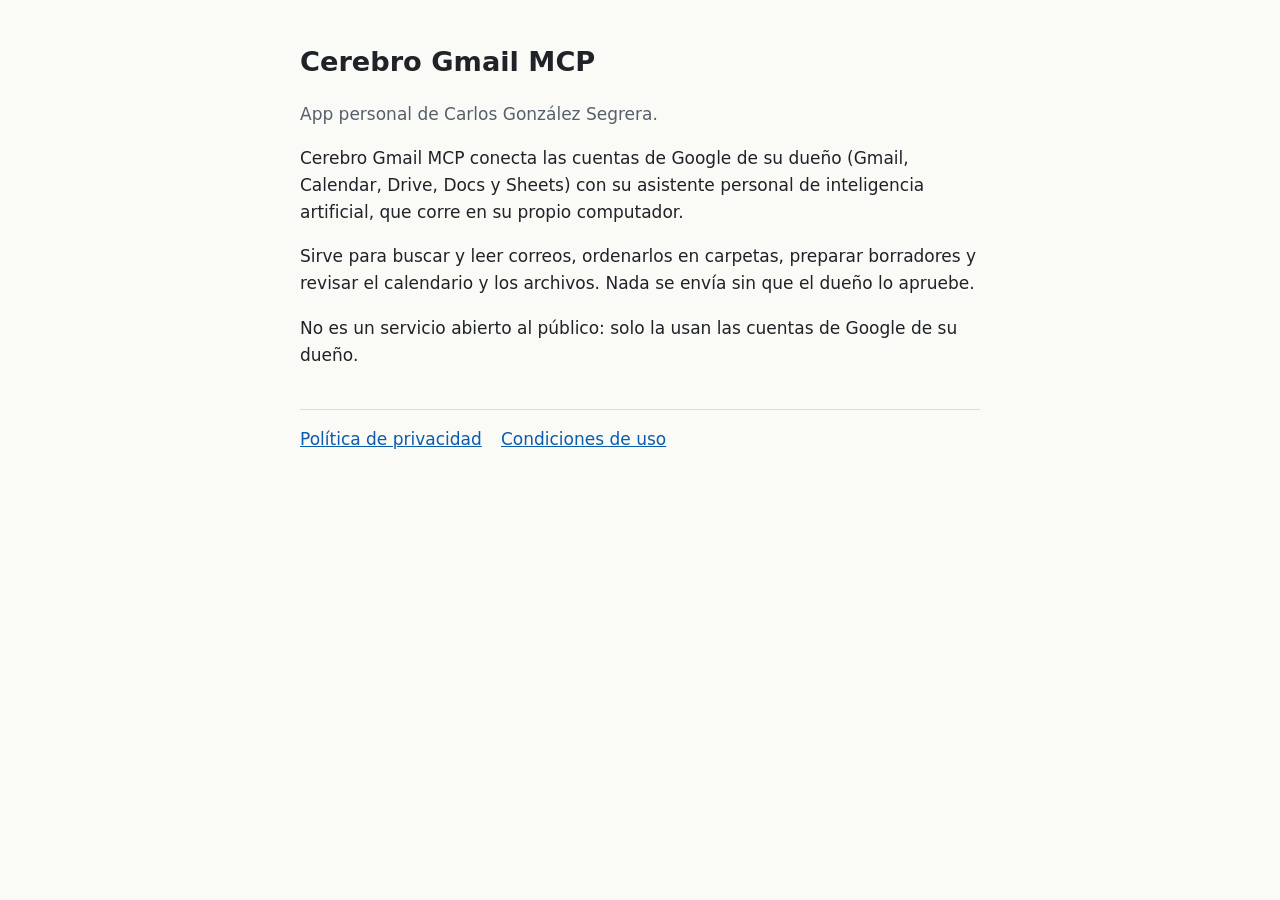
<file: index.html>
<!doctype html>
<html lang="es"><head><meta charset="utf-8"><meta name="viewport" content="width=device-width,initial-scale=1">
<title>Cerebro Gmail MCP</title><link rel="stylesheet" href="estilo.css"></head>
<body><main>
<h1>Cerebro Gmail MCP</h1>
<p class="nota">App personal de Carlos González Segrera.</p>
<p>Cerebro Gmail MCP conecta las cuentas de Google de su dueño (Gmail, Calendar, Drive, Docs y Sheets) con su asistente personal de inteligencia artificial, que corre en su propio computador.</p>
<p>Sirve para buscar y leer correos, ordenarlos en carpetas, preparar borradores y revisar el calendario y los archivos. Nada se envía sin que el dueño lo apruebe.</p>
<p>No es un servicio abierto al público: solo la usan las cuentas de Google de su dueño.</p>
<nav><a href="privacidad.html">Política de privacidad</a><a href="condiciones.html">Condiciones de uso</a></nav>
</main></body></html>
</file>
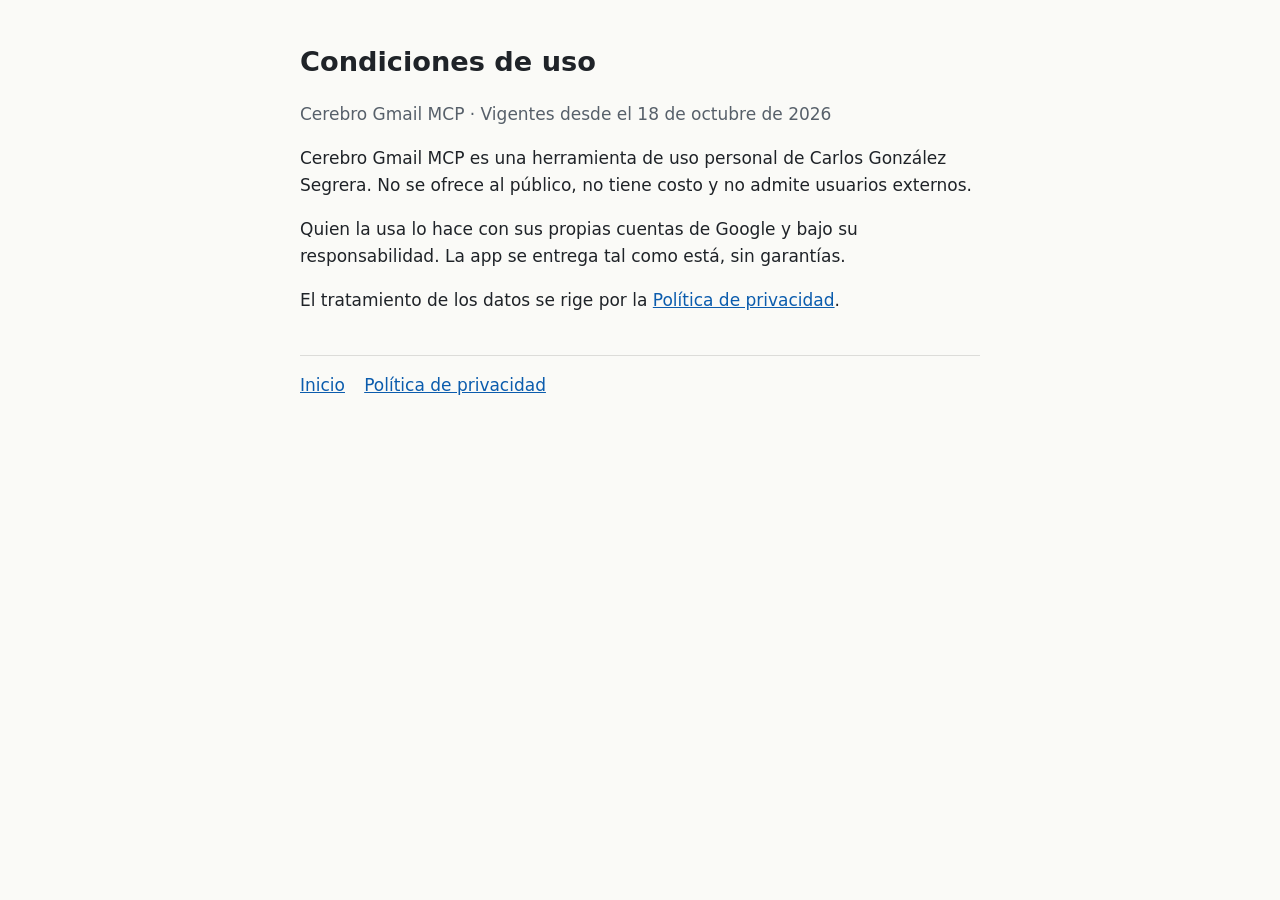
<file: condiciones.html>
<!doctype html>
<html lang="es"><head><meta charset="utf-8"><meta name="viewport" content="width=device-width,initial-scale=1">
<title>Condiciones de uso</title><link rel="stylesheet" href="estilo.css"></head>
<body><main>
<h1>Condiciones de uso</h1>
<p class="nota">Cerebro Gmail MCP · Vigentes desde el 18 de octubre de 2026</p>
<p>Cerebro Gmail MCP es una herramienta de uso personal de Carlos González Segrera. No se ofrece al público, no tiene costo y no admite usuarios externos.</p>
<p>Quien la usa lo hace con sus propias cuentas de Google y bajo su responsabilidad. La app se entrega tal como está, sin garantías.</p>
<p>El tratamiento de los datos se rige por la <a href="privacidad.html">Política de privacidad</a>.</p>
<nav><a href="index.html">Inicio</a><a href="privacidad.html">Política de privacidad</a></nav>
</main></body></html>
</file>
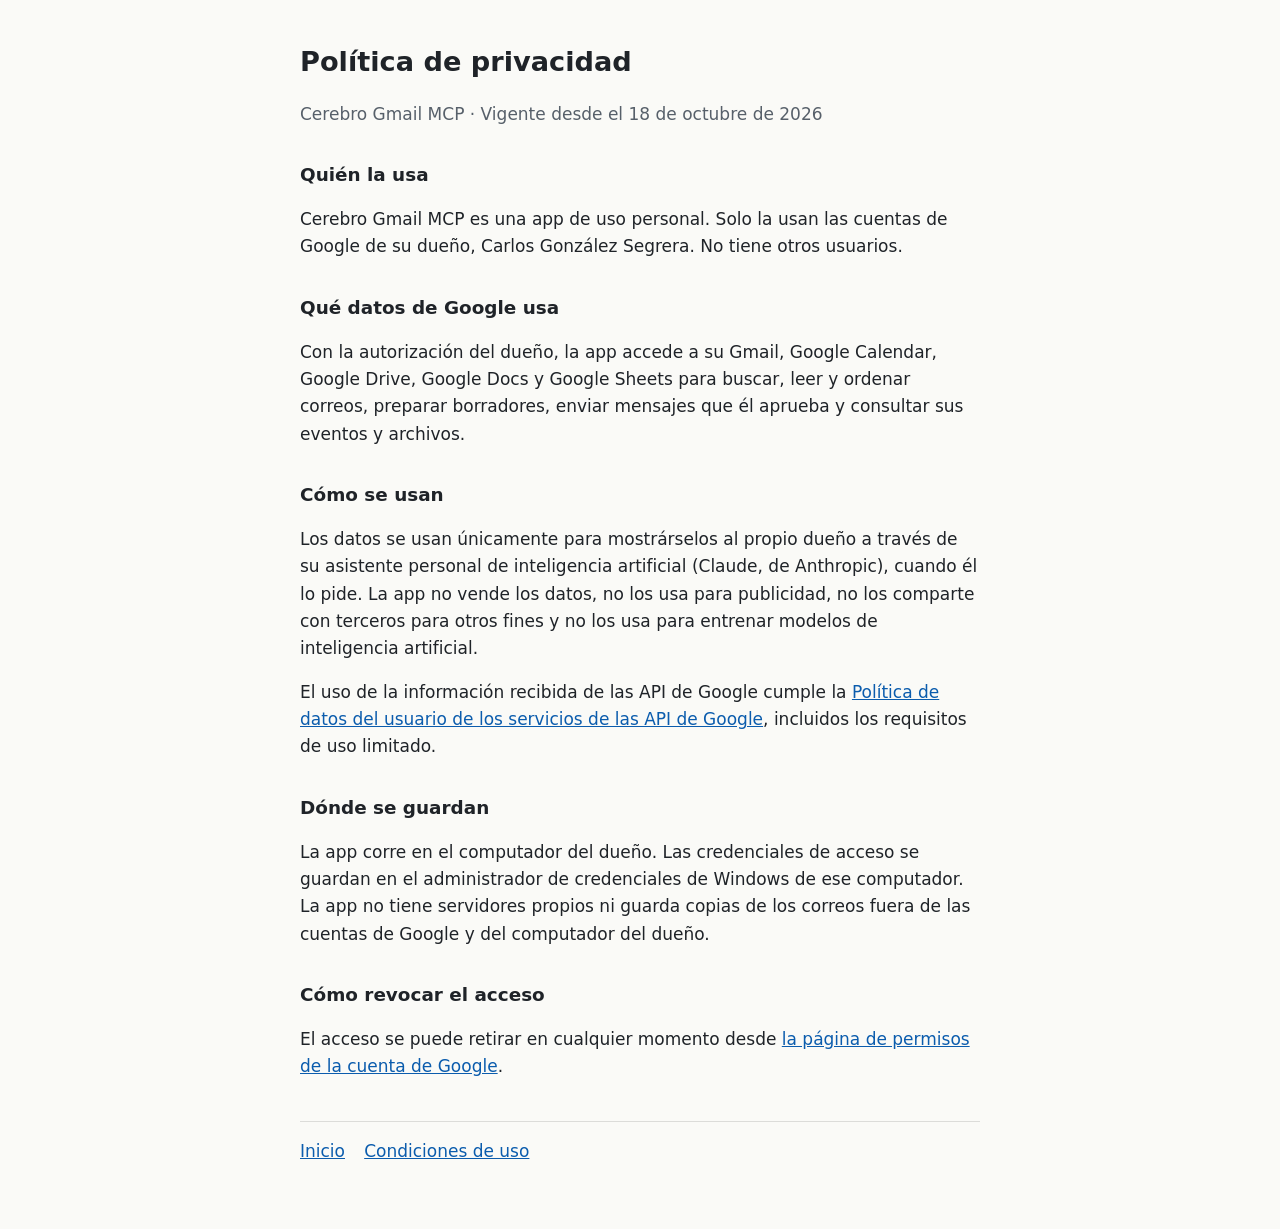
<file: privacidad.html>
<!doctype html>
<html lang="es"><head><meta charset="utf-8"><meta name="viewport" content="width=device-width,initial-scale=1">
<title>Política de privacidad</title><link rel="stylesheet" href="estilo.css"></head>
<body><main>
<h1>Política de privacidad</h1>
<p class="nota">Cerebro Gmail MCP · Vigente desde el 18 de octubre de 2026</p>
<h2>Quién la usa</h2>
<p>Cerebro Gmail MCP es una app de uso personal. Solo la usan las cuentas de Google de su dueño, Carlos González Segrera. No tiene otros usuarios.</p>
<h2>Qué datos de Google usa</h2>
<p>Con la autorización del dueño, la app accede a su Gmail, Google Calendar, Google Drive, Google Docs y Google Sheets para buscar, leer y ordenar correos, preparar borradores, enviar mensajes que él aprueba y consultar sus eventos y archivos.</p>
<h2>Cómo se usan</h2>
<p>Los datos se usan únicamente para mostrárselos al propio dueño a través de su asistente personal de inteligencia artificial (Claude, de Anthropic), cuando él lo pide. La app no vende los datos, no los usa para publicidad, no los comparte con terceros para otros fines y no los usa para entrenar modelos de inteligencia artificial.</p>
<p>El uso de la información recibida de las API de Google cumple la <a href="https://developers.google.com/terms/api-services-user-data-policy">Política de datos del usuario de los servicios de las API de Google</a>, incluidos los requisitos de uso limitado.</p>
<h2>Dónde se guardan</h2>
<p>La app corre en el computador del dueño. Las credenciales de acceso se guardan en el administrador de credenciales de Windows de ese computador. La app no tiene servidores propios ni guarda copias de los correos fuera de las cuentas de Google y del computador del dueño.</p>
<h2>Cómo revocar el acceso</h2>
<p>El acceso se puede retirar en cualquier momento desde <a href="https://myaccount.google.com/permissions">la página de permisos de la cuenta de Google</a>.</p>
<nav><a href="index.html">Inicio</a><a href="condiciones.html">Condiciones de uso</a></nav>
</main></body></html>
</file>
<file: estilo.css>
:root{--fondo:#fafaf7;--texto:#1f2328;--suave:#57606a;--enlace:#0b5cad}
@media (prefers-color-scheme:dark){:root{--fondo:#16181c;--texto:#e6e6e6;--suave:#a0a4ab;--enlace:#7fb4ff}}
body{margin:0;background:var(--fondo);color:var(--texto);font:17px/1.6 system-ui,-apple-system,"Segoe UI",sans-serif}
main{max-width:680px;margin:0 auto;padding:40px 16px 64px}
h1{font-size:1.7rem;margin:0 0 .4rem}h2{font-size:1.15rem;margin:2rem 0 .4rem}
p,li{color:var(--texto)}small,.nota{color:var(--suave)}a{color:var(--enlace)}
nav{margin-top:2.5rem;padding-top:1rem;border-top:1px solid #8884}nav a{margin-right:1.2rem}
</file>
